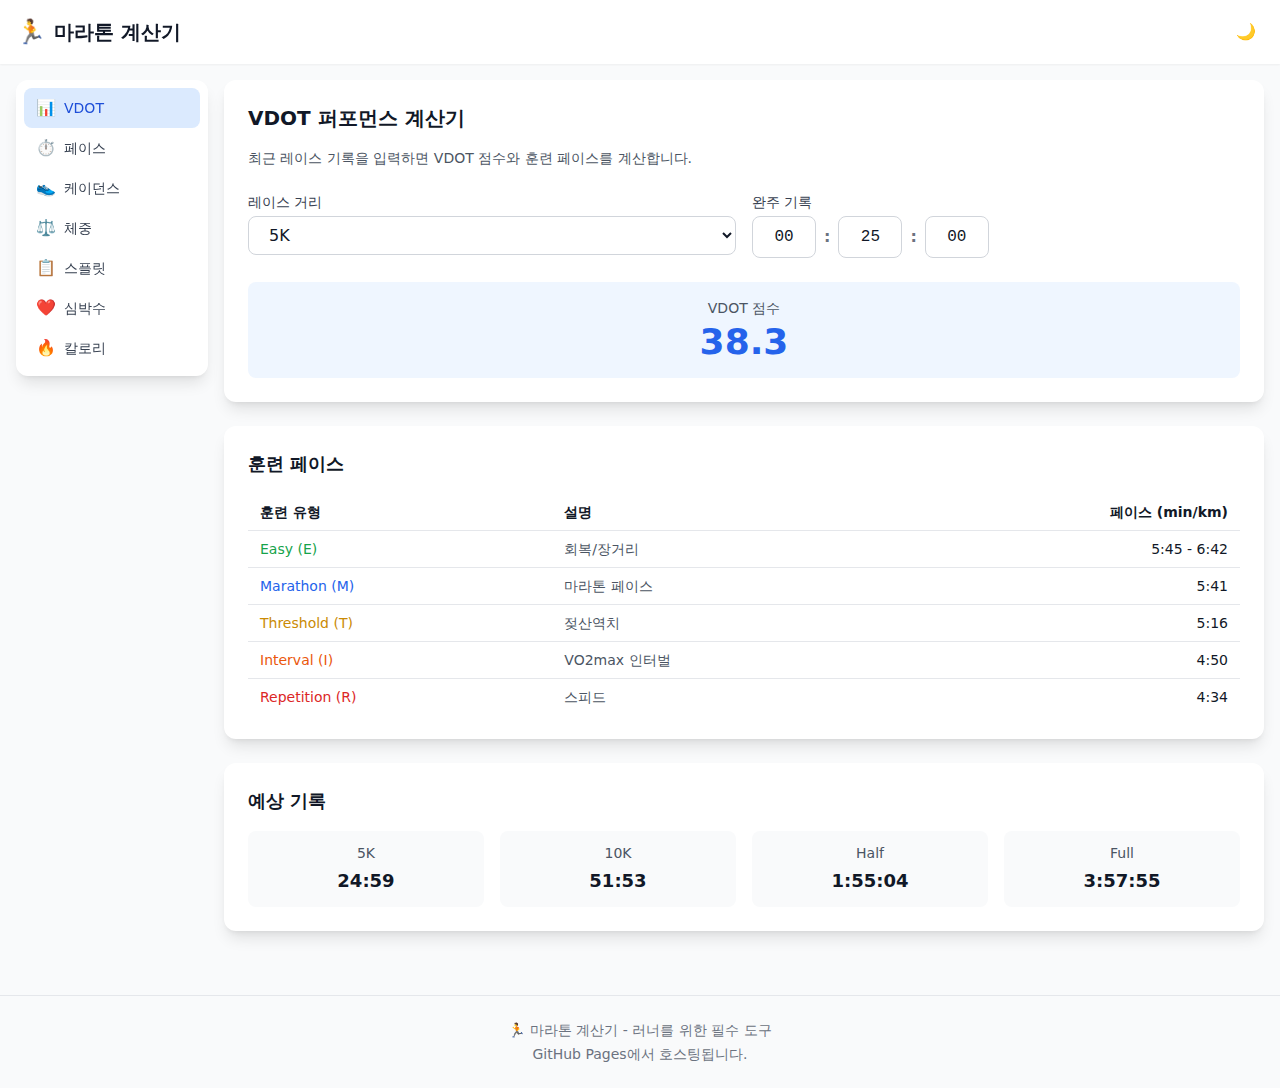
<file: running-planner/index.html>
<!doctype html>
<html lang="ko">
  <head>
    <meta charset="UTF-8" />
    <link rel="icon" href="data:image/svg+xml,<svg xmlns=%22http://www.w3.org/2000/svg%22 viewBox=%220 0 100 100%22><text y=%22.9em%22 font-size=%2290%22>🏃</text></svg>">
    <meta name="viewport" content="width=device-width, initial-scale=1.0" />
    <meta name="description" content="마라톤 러너를 위한 페이스, VDOT, 심박수, 칼로리 계산기" />
    <meta name="theme-color" content="#2563eb" />
    <title>마라톤 계산기 - Running Planner</title>
    <script async src="https://pagead2.googlesyndication.com/pagead/js/adsbygoogle.js?client=ca-pub-6424388732807924"
     crossorigin="anonymous"></script>
    <script type="module" crossorigin src="./assets/index-tYU_Hyb4.js"></script>
    <link rel="stylesheet" crossorigin href="./assets/index-2H9qqPRS.css">
  </head>
  <body>
    <div id="root"></div>
  </body>
</html>
</file>
<file: running-planner/assets/index-2H9qqPRS.css>
*,:before,:after{--tw-border-spacing-x: 0;--tw-border-spacing-y: 0;--tw-translate-x: 0;--tw-translate-y: 0;--tw-rotate: 0;--tw-skew-x: 0;--tw-skew-y: 0;--tw-scale-x: 1;--tw-scale-y: 1;--tw-pan-x: ;--tw-pan-y: ;--tw-pinch-zoom: ;--tw-scroll-snap-strictness: proximity;--tw-gradient-from-position: ;--tw-gradient-via-position: ;--tw-gradient-to-position: ;--tw-ordinal: ;--tw-slashed-zero: ;--tw-numeric-figure: ;--tw-numeric-spacing: ;--tw-numeric-fraction: ;--tw-ring-inset: ;--tw-ring-offset-width: 0px;--tw-ring-offset-color: #fff;--tw-ring-color: rgb(59 130 246 / .5);--tw-ring-offset-shadow: 0 0 #0000;--tw-ring-shadow: 0 0 #0000;--tw-shadow: 0 0 #0000;--tw-shadow-colored: 0 0 #0000;--tw-blur: ;--tw-brightness: ;--tw-contrast: ;--tw-grayscale: ;--tw-hue-rotate: ;--tw-invert: ;--tw-saturate: ;--tw-sepia: ;--tw-drop-shadow: ;--tw-backdrop-blur: ;--tw-backdrop-brightness: ;--tw-backdrop-contrast: ;--tw-backdrop-grayscale: ;--tw-backdrop-hue-rotate: ;--tw-backdrop-invert: ;--tw-backdrop-opacity: ;--tw-backdrop-saturate: ;--tw-backdrop-sepia: ;--tw-contain-size: ;--tw-contain-layout: ;--tw-contain-paint: ;--tw-contain-style: }::backdrop{--tw-border-spacing-x: 0;--tw-border-spacing-y: 0;--tw-translate-x: 0;--tw-translate-y: 0;--tw-rotate: 0;--tw-skew-x: 0;--tw-skew-y: 0;--tw-scale-x: 1;--tw-scale-y: 1;--tw-pan-x: ;--tw-pan-y: ;--tw-pinch-zoom: ;--tw-scroll-snap-strictness: proximity;--tw-gradient-from-position: ;--tw-gradient-via-position: ;--tw-gradient-to-position: ;--tw-ordinal: ;--tw-slashed-zero: ;--tw-numeric-figure: ;--tw-numeric-spacing: ;--tw-numeric-fraction: ;--tw-ring-inset: ;--tw-ring-offset-width: 0px;--tw-ring-offset-color: #fff;--tw-ring-color: rgb(59 130 246 / .5);--tw-ring-offset-shadow: 0 0 #0000;--tw-ring-shadow: 0 0 #0000;--tw-shadow: 0 0 #0000;--tw-shadow-colored: 0 0 #0000;--tw-blur: ;--tw-brightness: ;--tw-contrast: ;--tw-grayscale: ;--tw-hue-rotate: ;--tw-invert: ;--tw-saturate: ;--tw-sepia: ;--tw-drop-shadow: ;--tw-backdrop-blur: ;--tw-backdrop-brightness: ;--tw-backdrop-contrast: ;--tw-backdrop-grayscale: ;--tw-backdrop-hue-rotate: ;--tw-backdrop-invert: ;--tw-backdrop-opacity: ;--tw-backdrop-saturate: ;--tw-backdrop-sepia: ;--tw-contain-size: ;--tw-contain-layout: ;--tw-contain-paint: ;--tw-contain-style: }*,:before,:after{box-sizing:border-box;border-width:0;border-style:solid;border-color:#e5e7eb}:before,:after{--tw-content: ""}html,:host{line-height:1.5;-webkit-text-size-adjust:100%;-moz-tab-size:4;-o-tab-size:4;tab-size:4;font-family:ui-sans-serif,system-ui,sans-serif,"Apple Color Emoji","Segoe UI Emoji",Segoe UI Symbol,"Noto Color Emoji";font-feature-settings:normal;font-variation-settings:normal;-webkit-tap-highlight-color:transparent}body{margin:0;line-height:inherit}hr{height:0;color:inherit;border-top-width:1px}abbr:where([title]){-webkit-text-decoration:underline dotted;text-decoration:underline dotted}h1,h2,h3,h4,h5,h6{font-size:inherit;font-weight:inherit}a{color:inherit;text-decoration:inherit}b,strong{font-weight:bolder}code,kbd,samp,pre{font-family:ui-monospace,SFMono-Regular,Menlo,Monaco,Consolas,Liberation Mono,Courier New,monospace;font-feature-settings:normal;font-variation-settings:normal;font-size:1em}small{font-size:80%}sub,sup{font-size:75%;line-height:0;position:relative;vertical-align:baseline}sub{bottom:-.25em}sup{top:-.5em}table{text-indent:0;border-color:inherit;border-collapse:collapse}button,input,optgroup,select,textarea{font-family:inherit;font-feature-settings:inherit;font-variation-settings:inherit;font-size:100%;font-weight:inherit;line-height:inherit;letter-spacing:inherit;color:inherit;margin:0;padding:0}button,select{text-transform:none}button,input:where([type=button]),input:where([type=reset]),input:where([type=submit]){-webkit-appearance:button;background-color:transparent;background-image:none}:-moz-focusring{outline:auto}:-moz-ui-invalid{box-shadow:none}progress{vertical-align:baseline}::-webkit-inner-spin-button,::-webkit-outer-spin-button{height:auto}[type=search]{-webkit-appearance:textfield;outline-offset:-2px}::-webkit-search-decoration{-webkit-appearance:none}::-webkit-file-upload-button{-webkit-appearance:button;font:inherit}summary{display:list-item}blockquote,dl,dd,h1,h2,h3,h4,h5,h6,hr,figure,p,pre{margin:0}fieldset{margin:0;padding:0}legend{padding:0}ol,ul,menu{list-style:none;margin:0;padding:0}dialog{padding:0}textarea{resize:vertical}input::-moz-placeholder,textarea::-moz-placeholder{opacity:1;color:#9ca3af}input::placeholder,textarea::placeholder{opacity:1;color:#9ca3af}button,[role=button]{cursor:pointer}:disabled{cursor:default}img,svg,video,canvas,audio,iframe,embed,object{display:block;vertical-align:middle}img,video{max-width:100%;height:auto}[hidden]:where(:not([hidden=until-found])){display:none}:root{font-family:Pretendard,system-ui,-apple-system,sans-serif}body{--tw-bg-opacity: 1;background-color:rgb(249 250 251 / var(--tw-bg-opacity, 1));--tw-text-opacity: 1;color:rgb(17 24 39 / var(--tw-text-opacity, 1))}body:is(.dark *){--tw-bg-opacity: 1;background-color:rgb(17 24 39 / var(--tw-bg-opacity, 1));--tw-text-opacity: 1;color:rgb(243 244 246 / var(--tw-text-opacity, 1))}.card{border-radius:.75rem;--tw-bg-opacity: 1;background-color:rgb(255 255 255 / var(--tw-bg-opacity, 1));padding:1.5rem;--tw-shadow: 0 10px 15px -3px rgb(0 0 0 / .1), 0 4px 6px -4px rgb(0 0 0 / .1);--tw-shadow-colored: 0 10px 15px -3px var(--tw-shadow-color), 0 4px 6px -4px var(--tw-shadow-color);box-shadow:var(--tw-ring-offset-shadow, 0 0 #0000),var(--tw-ring-shadow, 0 0 #0000),var(--tw-shadow)}.card:is(.dark *){--tw-bg-opacity: 1;background-color:rgb(31 41 55 / var(--tw-bg-opacity, 1))}.input-field{width:100%;border-radius:.5rem;border-width:1px;--tw-border-opacity: 1;border-color:rgb(209 213 219 / var(--tw-border-opacity, 1));--tw-bg-opacity: 1;background-color:rgb(255 255 255 / var(--tw-bg-opacity, 1));padding:.5rem 1rem;--tw-text-opacity: 1;color:rgb(17 24 39 / var(--tw-text-opacity, 1));transition-property:color,background-color,border-color,text-decoration-color,fill,stroke;transition-timing-function:cubic-bezier(.4,0,.2,1);transition-duration:.2s}.input-field:focus{border-color:transparent;--tw-ring-offset-shadow: var(--tw-ring-inset) 0 0 0 var(--tw-ring-offset-width) var(--tw-ring-offset-color);--tw-ring-shadow: var(--tw-ring-inset) 0 0 0 calc(2px + var(--tw-ring-offset-width)) var(--tw-ring-color);box-shadow:var(--tw-ring-offset-shadow),var(--tw-ring-shadow),var(--tw-shadow, 0 0 #0000);--tw-ring-opacity: 1;--tw-ring-color: rgb(59 130 246 / var(--tw-ring-opacity, 1))}.input-field:is(.dark *){--tw-border-opacity: 1;border-color:rgb(75 85 99 / var(--tw-border-opacity, 1));--tw-bg-opacity: 1;background-color:rgb(55 65 81 / var(--tw-bg-opacity, 1));--tw-text-opacity: 1;color:rgb(243 244 246 / var(--tw-text-opacity, 1))}.label{margin-bottom:.25rem;display:block;font-size:.875rem;line-height:1.25rem;font-weight:500;--tw-text-opacity: 1;color:rgb(55 65 81 / var(--tw-text-opacity, 1))}.label:is(.dark *){--tw-text-opacity: 1;color:rgb(209 213 219 / var(--tw-text-opacity, 1))}.result-value{font-size:1.5rem;line-height:2rem;font-weight:700;--tw-text-opacity: 1;color:rgb(37 99 235 / var(--tw-text-opacity, 1))}.result-value:is(.dark *){--tw-text-opacity: 1;color:rgb(96 165 250 / var(--tw-text-opacity, 1))}.sticky{position:sticky}.top-0{top:0}.top-20{top:5rem}.z-50{z-index:50}.mx-auto{margin-left:auto;margin-right:auto}.mb-1{margin-bottom:.25rem}.mb-2{margin-bottom:.5rem}.mb-3{margin-bottom:.75rem}.mb-4{margin-bottom:1rem}.mb-6{margin-bottom:1.5rem}.ml-1{margin-left:.25rem}.ml-2{margin-left:.5rem}.mt-1{margin-top:.25rem}.mt-12{margin-top:3rem}.mt-2{margin-top:.5rem}.mt-4{margin-top:1rem}.mt-6{margin-top:1.5rem}.flex{display:flex}.table{display:table}.grid{display:grid}.hidden{display:none}.h-16{height:4rem}.h-2{height:.5rem}.h-4{height:1rem}.h-6{height:1.5rem}.min-h-screen{min-height:100vh}.w-16{width:4rem}.w-24{width:6rem}.w-4{width:1rem}.w-48{width:12rem}.w-6{width:1.5rem}.w-full{width:100%}.min-w-0{min-width:0px}.max-w-7xl{max-width:80rem}.flex-1{flex:1 1 0%}.flex-shrink-0{flex-shrink:0}.cursor-pointer{cursor:pointer}.appearance-none{-webkit-appearance:none;-moz-appearance:none;appearance:none}.grid-cols-1{grid-template-columns:repeat(1,minmax(0,1fr))}.grid-cols-2{grid-template-columns:repeat(2,minmax(0,1fr))}.grid-cols-5{grid-template-columns:repeat(5,minmax(0,1fr))}.flex-col{flex-direction:column}.flex-wrap{flex-wrap:wrap}.items-start{align-items:flex-start}.items-center{align-items:center}.justify-between{justify-content:space-between}.gap-1{gap:.25rem}.gap-2{gap:.5rem}.gap-3{gap:.75rem}.gap-4{gap:1rem}.gap-6{gap:1.5rem}.space-y-1>:not([hidden])~:not([hidden]){--tw-space-y-reverse: 0;margin-top:calc(.25rem * calc(1 - var(--tw-space-y-reverse)));margin-bottom:calc(.25rem * var(--tw-space-y-reverse))}.space-y-2>:not([hidden])~:not([hidden]){--tw-space-y-reverse: 0;margin-top:calc(.5rem * calc(1 - var(--tw-space-y-reverse)));margin-bottom:calc(.5rem * var(--tw-space-y-reverse))}.space-y-3>:not([hidden])~:not([hidden]){--tw-space-y-reverse: 0;margin-top:calc(.75rem * calc(1 - var(--tw-space-y-reverse)));margin-bottom:calc(.75rem * var(--tw-space-y-reverse))}.space-y-4>:not([hidden])~:not([hidden]){--tw-space-y-reverse: 0;margin-top:calc(1rem * calc(1 - var(--tw-space-y-reverse)));margin-bottom:calc(1rem * var(--tw-space-y-reverse))}.space-y-6>:not([hidden])~:not([hidden]){--tw-space-y-reverse: 0;margin-top:calc(1.5rem * calc(1 - var(--tw-space-y-reverse)));margin-bottom:calc(1.5rem * var(--tw-space-y-reverse))}.self-center{align-self:center}.overflow-x-auto{overflow-x:auto}.rounded{border-radius:.25rem}.rounded-lg{border-radius:.5rem}.rounded-xl{border-radius:.75rem}.border{border-width:1px}.border-2{border-width:2px}.border-b{border-bottom-width:1px}.border-t{border-top-width:1px}.border-blue-200{--tw-border-opacity: 1;border-color:rgb(191 219 254 / var(--tw-border-opacity, 1))}.border-blue-300{--tw-border-opacity: 1;border-color:rgb(147 197 253 / var(--tw-border-opacity, 1))}.border-gray-200{--tw-border-opacity: 1;border-color:rgb(229 231 235 / var(--tw-border-opacity, 1))}.border-green-300{--tw-border-opacity: 1;border-color:rgb(134 239 172 / var(--tw-border-opacity, 1))}.border-orange-300{--tw-border-opacity: 1;border-color:rgb(253 186 116 / var(--tw-border-opacity, 1))}.border-primary-500{--tw-border-opacity: 1;border-color:rgb(59 130 246 / var(--tw-border-opacity, 1))}.border-red-300{--tw-border-opacity: 1;border-color:rgb(252 165 165 / var(--tw-border-opacity, 1))}.border-yellow-200{--tw-border-opacity: 1;border-color:rgb(254 240 138 / var(--tw-border-opacity, 1))}.border-yellow-300{--tw-border-opacity: 1;border-color:rgb(253 224 71 / var(--tw-border-opacity, 1))}.bg-blue-100{--tw-bg-opacity: 1;background-color:rgb(219 234 254 / var(--tw-bg-opacity, 1))}.bg-blue-50{--tw-bg-opacity: 1;background-color:rgb(239 246 255 / var(--tw-bg-opacity, 1))}.bg-gray-100{--tw-bg-opacity: 1;background-color:rgb(243 244 246 / var(--tw-bg-opacity, 1))}.bg-gray-200{--tw-bg-opacity: 1;background-color:rgb(229 231 235 / var(--tw-bg-opacity, 1))}.bg-gray-50{--tw-bg-opacity: 1;background-color:rgb(249 250 251 / var(--tw-bg-opacity, 1))}.bg-green-100{--tw-bg-opacity: 1;background-color:rgb(220 252 231 / var(--tw-bg-opacity, 1))}.bg-green-50{--tw-bg-opacity: 1;background-color:rgb(240 253 244 / var(--tw-bg-opacity, 1))}.bg-orange-100{--tw-bg-opacity: 1;background-color:rgb(255 237 213 / var(--tw-bg-opacity, 1))}.bg-orange-50{--tw-bg-opacity: 1;background-color:rgb(255 247 237 / var(--tw-bg-opacity, 1))}.bg-primary-100{--tw-bg-opacity: 1;background-color:rgb(219 234 254 / var(--tw-bg-opacity, 1))}.bg-primary-50{--tw-bg-opacity: 1;background-color:rgb(239 246 255 / var(--tw-bg-opacity, 1))}.bg-primary-600{--tw-bg-opacity: 1;background-color:rgb(37 99 235 / var(--tw-bg-opacity, 1))}.bg-red-100{--tw-bg-opacity: 1;background-color:rgb(254 226 226 / var(--tw-bg-opacity, 1))}.bg-white{--tw-bg-opacity: 1;background-color:rgb(255 255 255 / var(--tw-bg-opacity, 1))}.bg-yellow-100{--tw-bg-opacity: 1;background-color:rgb(254 249 195 / var(--tw-bg-opacity, 1))}.bg-yellow-50{--tw-bg-opacity: 1;background-color:rgb(254 252 232 / var(--tw-bg-opacity, 1))}.p-2{padding:.5rem}.p-3{padding:.75rem}.p-4{padding:1rem}.px-2{padding-left:.5rem;padding-right:.5rem}.px-3{padding-left:.75rem;padding-right:.75rem}.px-4{padding-left:1rem;padding-right:1rem}.py-2{padding-top:.5rem;padding-bottom:.5rem}.py-3{padding-top:.75rem;padding-bottom:.75rem}.py-4{padding-top:1rem;padding-bottom:1rem}.py-6{padding-top:1.5rem;padding-bottom:1.5rem}.text-left{text-align:left}.text-center{text-align:center}.text-right{text-align:right}.font-mono{font-family:ui-monospace,SFMono-Regular,Menlo,Monaco,Consolas,Liberation Mono,Courier New,monospace}.text-2xl{font-size:1.5rem;line-height:2rem}.text-4xl{font-size:2.25rem;line-height:2.5rem}.text-lg{font-size:1.125rem;line-height:1.75rem}.text-sm{font-size:.875rem;line-height:1.25rem}.text-xl{font-size:1.25rem;line-height:1.75rem}.text-xs{font-size:.75rem;line-height:1rem}.font-bold{font-weight:700}.font-medium{font-weight:500}.text-blue-600{--tw-text-opacity: 1;color:rgb(37 99 235 / var(--tw-text-opacity, 1))}.text-blue-700{--tw-text-opacity: 1;color:rgb(29 78 216 / var(--tw-text-opacity, 1))}.text-blue-800{--tw-text-opacity: 1;color:rgb(30 64 175 / var(--tw-text-opacity, 1))}.text-gray-400{--tw-text-opacity: 1;color:rgb(156 163 175 / var(--tw-text-opacity, 1))}.text-gray-500{--tw-text-opacity: 1;color:rgb(107 114 128 / var(--tw-text-opacity, 1))}.text-gray-600{--tw-text-opacity: 1;color:rgb(75 85 99 / var(--tw-text-opacity, 1))}.text-gray-700{--tw-text-opacity: 1;color:rgb(55 65 81 / var(--tw-text-opacity, 1))}.text-gray-900{--tw-text-opacity: 1;color:rgb(17 24 39 / var(--tw-text-opacity, 1))}.text-green-600{--tw-text-opacity: 1;color:rgb(22 163 74 / var(--tw-text-opacity, 1))}.text-green-700{--tw-text-opacity: 1;color:rgb(21 128 61 / var(--tw-text-opacity, 1))}.text-green-800{--tw-text-opacity: 1;color:rgb(22 101 52 / var(--tw-text-opacity, 1))}.text-orange-600{--tw-text-opacity: 1;color:rgb(234 88 12 / var(--tw-text-opacity, 1))}.text-orange-700{--tw-text-opacity: 1;color:rgb(194 65 12 / var(--tw-text-opacity, 1))}.text-orange-800{--tw-text-opacity: 1;color:rgb(154 52 18 / var(--tw-text-opacity, 1))}.text-primary-600{--tw-text-opacity: 1;color:rgb(37 99 235 / var(--tw-text-opacity, 1))}.text-primary-700{--tw-text-opacity: 1;color:rgb(29 78 216 / var(--tw-text-opacity, 1))}.text-red-600{--tw-text-opacity: 1;color:rgb(220 38 38 / var(--tw-text-opacity, 1))}.text-white{--tw-text-opacity: 1;color:rgb(255 255 255 / var(--tw-text-opacity, 1))}.text-yellow-600{--tw-text-opacity: 1;color:rgb(202 138 4 / var(--tw-text-opacity, 1))}.text-yellow-700{--tw-text-opacity: 1;color:rgb(161 98 7 / var(--tw-text-opacity, 1))}.text-yellow-800{--tw-text-opacity: 1;color:rgb(133 77 14 / var(--tw-text-opacity, 1))}.shadow-lg{--tw-shadow: 0 10px 15px -3px rgb(0 0 0 / .1), 0 4px 6px -4px rgb(0 0 0 / .1);--tw-shadow-colored: 0 10px 15px -3px var(--tw-shadow-color), 0 4px 6px -4px var(--tw-shadow-color);box-shadow:var(--tw-ring-offset-shadow, 0 0 #0000),var(--tw-ring-shadow, 0 0 #0000),var(--tw-shadow)}.shadow-sm{--tw-shadow: 0 1px 2px 0 rgb(0 0 0 / .05);--tw-shadow-colored: 0 1px 2px 0 var(--tw-shadow-color);box-shadow:var(--tw-ring-offset-shadow, 0 0 #0000),var(--tw-ring-shadow, 0 0 #0000),var(--tw-shadow)}.blur{--tw-blur: blur(8px);filter:var(--tw-blur) var(--tw-brightness) var(--tw-contrast) var(--tw-grayscale) var(--tw-hue-rotate) var(--tw-invert) var(--tw-saturate) var(--tw-sepia) var(--tw-drop-shadow)}.transition-colors{transition-property:color,background-color,border-color,text-decoration-color,fill,stroke;transition-timing-function:cubic-bezier(.4,0,.2,1);transition-duration:.15s}.hover\:bg-gray-100:hover{--tw-bg-opacity: 1;background-color:rgb(243 244 246 / var(--tw-bg-opacity, 1))}.dark\:border-blue-700:is(.dark *){--tw-border-opacity: 1;border-color:rgb(29 78 216 / var(--tw-border-opacity, 1))}.dark\:border-blue-800:is(.dark *){--tw-border-opacity: 1;border-color:rgb(30 64 175 / var(--tw-border-opacity, 1))}.dark\:border-gray-700:is(.dark *){--tw-border-opacity: 1;border-color:rgb(55 65 81 / var(--tw-border-opacity, 1))}.dark\:border-gray-800:is(.dark *){--tw-border-opacity: 1;border-color:rgb(31 41 55 / var(--tw-border-opacity, 1))}.dark\:border-green-700:is(.dark *){--tw-border-opacity: 1;border-color:rgb(21 128 61 / var(--tw-border-opacity, 1))}.dark\:border-orange-700:is(.dark *){--tw-border-opacity: 1;border-color:rgb(194 65 12 / var(--tw-border-opacity, 1))}.dark\:border-red-700:is(.dark *){--tw-border-opacity: 1;border-color:rgb(185 28 28 / var(--tw-border-opacity, 1))}.dark\:border-yellow-700:is(.dark *){--tw-border-opacity: 1;border-color:rgb(161 98 7 / var(--tw-border-opacity, 1))}.dark\:border-yellow-800:is(.dark *){--tw-border-opacity: 1;border-color:rgb(133 77 14 / var(--tw-border-opacity, 1))}.dark\:bg-blue-900\/20:is(.dark *){background-color:#1e3a8a33}.dark\:bg-blue-900\/30:is(.dark *){background-color:#1e3a8a4d}.dark\:bg-gray-700:is(.dark *){--tw-bg-opacity: 1;background-color:rgb(55 65 81 / var(--tw-bg-opacity, 1))}.dark\:bg-gray-800:is(.dark *){--tw-bg-opacity: 1;background-color:rgb(31 41 55 / var(--tw-bg-opacity, 1))}.dark\:bg-gray-900:is(.dark *){--tw-bg-opacity: 1;background-color:rgb(17 24 39 / var(--tw-bg-opacity, 1))}.dark\:bg-green-900\/20:is(.dark *){background-color:#14532d33}.dark\:bg-green-900\/30:is(.dark *){background-color:#14532d4d}.dark\:bg-orange-900\/20:is(.dark *){background-color:#7c2d1233}.dark\:bg-orange-900\/30:is(.dark *){background-color:#7c2d124d}.dark\:bg-primary-900\/20:is(.dark *){background-color:#1e3a8a33}.dark\:bg-primary-900\/30:is(.dark *){background-color:#1e3a8a4d}.dark\:bg-red-900\/30:is(.dark *){background-color:#7f1d1d4d}.dark\:bg-yellow-900\/20:is(.dark *){background-color:#713f1233}.dark\:bg-yellow-900\/30:is(.dark *){background-color:#713f124d}.dark\:text-blue-200:is(.dark *){--tw-text-opacity: 1;color:rgb(191 219 254 / var(--tw-text-opacity, 1))}.dark\:text-blue-300:is(.dark *){--tw-text-opacity: 1;color:rgb(147 197 253 / var(--tw-text-opacity, 1))}.dark\:text-blue-400:is(.dark *){--tw-text-opacity: 1;color:rgb(96 165 250 / var(--tw-text-opacity, 1))}.dark\:text-gray-300:is(.dark *){--tw-text-opacity: 1;color:rgb(209 213 219 / var(--tw-text-opacity, 1))}.dark\:text-gray-400:is(.dark *){--tw-text-opacity: 1;color:rgb(156 163 175 / var(--tw-text-opacity, 1))}.dark\:text-green-200:is(.dark *){--tw-text-opacity: 1;color:rgb(187 247 208 / var(--tw-text-opacity, 1))}.dark\:text-green-300:is(.dark *){--tw-text-opacity: 1;color:rgb(134 239 172 / var(--tw-text-opacity, 1))}.dark\:text-green-400:is(.dark *){--tw-text-opacity: 1;color:rgb(74 222 128 / var(--tw-text-opacity, 1))}.dark\:text-orange-200:is(.dark *){--tw-text-opacity: 1;color:rgb(254 215 170 / var(--tw-text-opacity, 1))}.dark\:text-orange-300:is(.dark *){--tw-text-opacity: 1;color:rgb(253 186 116 / var(--tw-text-opacity, 1))}.dark\:text-orange-400:is(.dark *){--tw-text-opacity: 1;color:rgb(251 146 60 / var(--tw-text-opacity, 1))}.dark\:text-primary-300:is(.dark *){--tw-text-opacity: 1;color:rgb(147 197 253 / var(--tw-text-opacity, 1))}.dark\:text-primary-400:is(.dark *){--tw-text-opacity: 1;color:rgb(96 165 250 / var(--tw-text-opacity, 1))}.dark\:text-red-400:is(.dark *){--tw-text-opacity: 1;color:rgb(248 113 113 / var(--tw-text-opacity, 1))}.dark\:text-white:is(.dark *){--tw-text-opacity: 1;color:rgb(255 255 255 / var(--tw-text-opacity, 1))}.dark\:text-yellow-200:is(.dark *){--tw-text-opacity: 1;color:rgb(254 240 138 / var(--tw-text-opacity, 1))}.dark\:text-yellow-300:is(.dark *){--tw-text-opacity: 1;color:rgb(253 224 71 / var(--tw-text-opacity, 1))}.dark\:text-yellow-400:is(.dark *){--tw-text-opacity: 1;color:rgb(250 204 21 / var(--tw-text-opacity, 1))}.dark\:hover\:bg-gray-700:hover:is(.dark *){--tw-bg-opacity: 1;background-color:rgb(55 65 81 / var(--tw-bg-opacity, 1))}@media(min-width:768px){.md\:block{display:block}.md\:hidden{display:none}.md\:grid-cols-2{grid-template-columns:repeat(2,minmax(0,1fr))}.md\:grid-cols-3{grid-template-columns:repeat(3,minmax(0,1fr))}.md\:grid-cols-4{grid-template-columns:repeat(4,minmax(0,1fr))}.md\:flex-row{flex-direction:row}}
</file>
